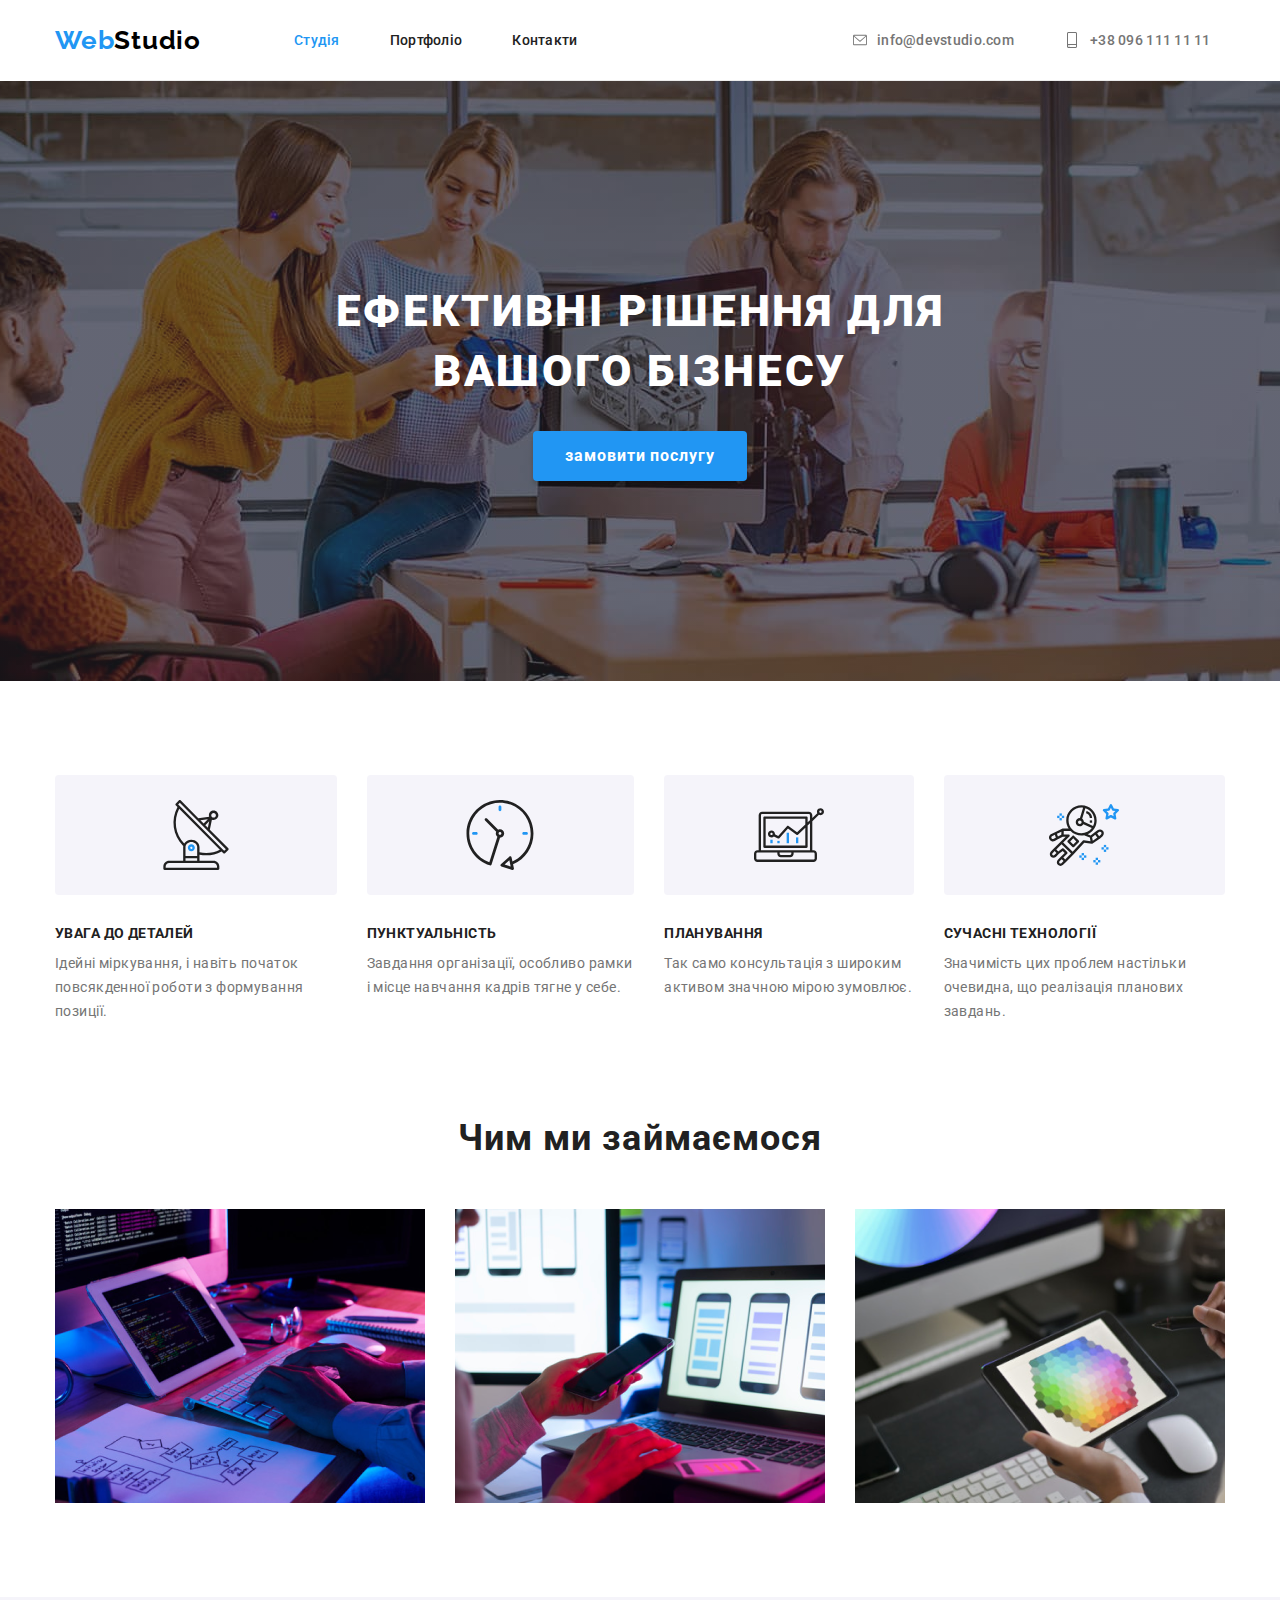
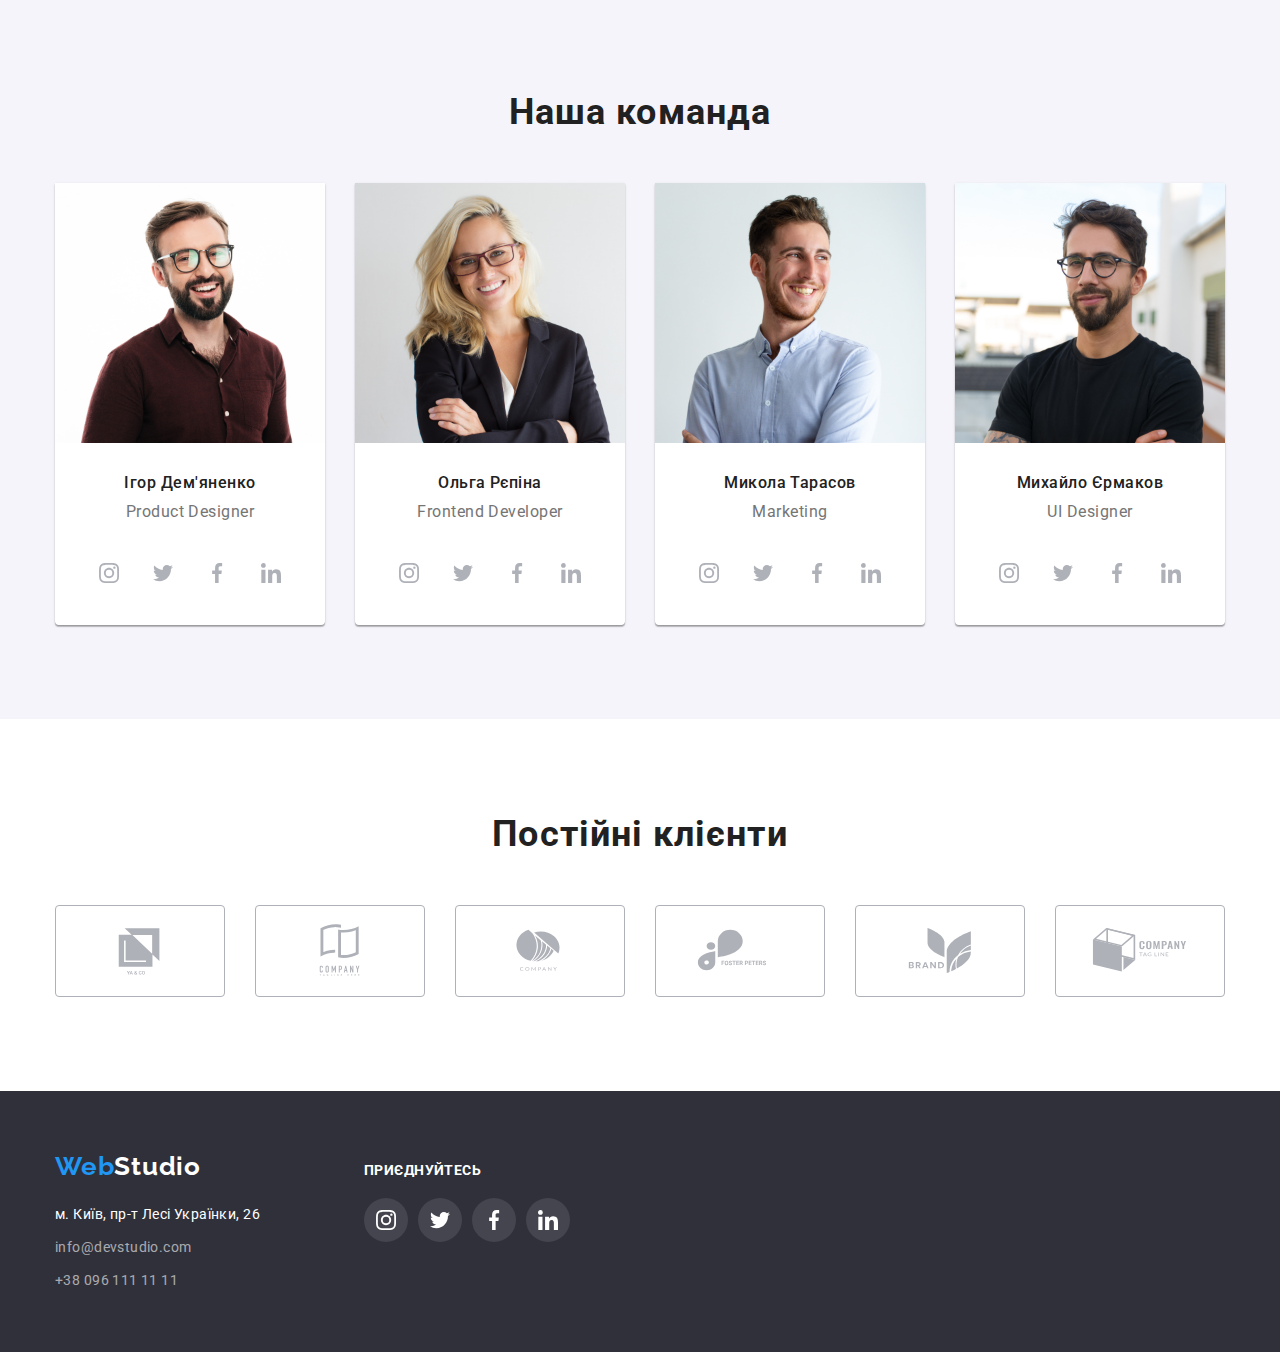
<file: index.html>
<!DOCTYPE html>
<html lang="uk">
  <head>
    <meta charset="UTF-8" />
    <meta http-equiv="X-UA-Compatible" content="IE=edge" />
    <meta name="viewport" content="width=device-width, initial-scale=1.0" />
    <title>Студія (GMH-03-02)</title>
    <!-- Fonts -->
    <link rel="preconnect" href="https://fonts.googleapis.com" />
    <link rel="preconnect" href="https://fonts.gstatic.com" crossorigin />
    <link
      href="https://fonts.googleapis.com/css2?family=Raleway:wght@700&family=Roboto:wght@400;500;700;900&display=swap"
      rel="stylesheet"
    />
    <!-- Styles -->
    <link
      rel="stylesheet"
      href="https://cdnjs.cloudflare.com/ajax/libs/modern-normalize/1.1.0/modern-normalize.min.css"
    />
    <link rel="stylesheet" href="css/styles.css" />
  </head>
  <body class="page">
    <header>
      <div class="header contaner">
        <nav class="main-nav">
          <a class="logo" href=""> <span class="logo-txt">Web</span>Studio </a>
          <ul class="header-list">
            <li class="list-item"><a class="link current" href="">Студія</a></li>
            <li class="list-item"><a class="link" href="./portfolio.html">Портфоліо</a></li>
            <li class="list-item"><a class="link" href="">Контакти</a></li>
          </ul>
        </nav>
        <div class="group">
          <a class="group__link link" href="mailto:info@devstudio.com">
            <svg class="group__link-icon" width="32" height="32">
              <use href="./images/icons.svg#mail-hover"></use>
            </svg>
            info@devstudio.com</a
          >
          <a class="group__link link" href="tel:+380961111111">
            <svg class="group__link-icon" width="16" height="32">
              <use href="./images/icons.svg#smartphone"></use>
            </svg>
            +38 096 111 11 11</a
          >
        </div>
      </div>
    </header>
    <!-- main -->
    <main>
      <!-- hero -->
      <section class="hero">
        <h1 class="hero-title">ЕФЕКТИВНІ РІШЕННЯ ДЛЯ ВАШОГО БІЗНЕСУ</h1>
        <button class="hero-btn" type="button">замовити послугу</button>
      </section>
      <section class="section">
        <div class="contaner">
          <h2 class="visually-hidden">Чому обирають нашу компанію</h2>
          <ul class="first-list list">
            <li class="first-list-item icon-antenna">
              <h3 class="title-three-in-benefits">УВАГА ДО ДЕТАЛЕЙ</h3>
              <p class="main-par-in-benefits">
                Ідейні міркування, і навіть початок повсякденної роботи з формування позиції.
              </p>
            </li>
            <li class="first-list-item icon-clock">
              <h3 class="title-three-in-benefits">ПУНКТУАЛЬНІСТЬ</h3>
              <p class="main-par-in-benefits">
                Завдання організації, особливо рамки і місце навчання кадрів тягне у себе.
              </p>
            </li>
            <li class="first-list-item icon-diagram">
              <h3 class="title-three-in-benefits">ПЛАНУВАННЯ</h3>
              <p class="main-par-in-benefits">
                Так само консультація з широким активом значною мірою зумовлює.
              </p>
            </li>
            <li class="first-list-item icon-astronaut">
              <h3 class="title-three-in-benefits">СУЧАСНІ ТЕХНОЛОГІЇ</h3>
              <p class="main-par-in-benefits">
                Значимість цих проблем настільки очевидна, що реалізація планових завдань.
              </p>
            </li>
          </ul>
        </div>
      </section>
      <section class="our-projects section">
        <div class="contaner">
          <h2 class="title-two-in">Чим ми займаємося</h2>
          <ul class="second-list list">
            <li><img src="./images/block1/img1.png" alt="photo" width="370" /></li>
            <li><img src="./images/block1/img2.png" alt="photo" width="370" /></li>
            <li><img src="./images/block1/img3.png" alt="photo" width="370" /></li>
          </ul>
        </div>
      </section>

      <section class="our-team section">
        <div class="contaner">
          <h2 class="title-two-in">Наша команда</h2>
          <ul class="third-list list">
            <li class="list-shadow">
              <img src="./images/block2/Igor.png" alt="photo_Igor" width="270" />
              <div class="third-list__box">
                <h3 class="title-three-in-our">Ігор Дем'яненко</h3>
                <p class="main-par-in-our">Product Designer</p>
              </div>
              <ul class="our-team__icons list">
                <li>
                  <a
                    class="socile-link"
                    href="https://www.instagram.com/"
                    target="_blank"
                    rel="noreferrer noopern"
                  >
                    <svg class="our-team-icon" width="20" height="20">
                      <use href="./images/icons.svg#instagram"></use>
                    </svg>
                  </a>
                </li>
                <li>
                  <a
                    class="socile-link"
                    href="https://twitter.com/"
                    target="_blank"
                    rel="noreferrer noopern"
                  >
                    <svg class="our-team-icon" width="20" height="20">
                      <use href="./images/icons.svg#twitter"></use>
                    </svg>
                  </a>
                </li>
                <li>
                  <a
                    class="socile-link"
                    href="https://www.facebook.com/"
                    target="_blank"
                    rel="noreferrer noopern"
                  >
                    <svg class="our-team-icon" width="20" height="20">
                      <use href="./images/icons.svg#facebook"></use>
                    </svg>
                  </a>
                </li>
                <li>
                  <a
                    class="socile-link"
                    href="https://ua.linkedin.com/"
                    target="_blank"
                    rel="noreferrer noopern"
                  >
                    <svg class="our-team-icon" width="20" height="20">
                      <use href="./images/icons.svg#linkedin"></use>
                    </svg>
                  </a>
                </li>
              </ul>
            </li>
            <li class="list-shadow">
              <img src="./images/block2/Olga.png" alt="photo_Olga" width="270" />
              <div class="third-list__box">
                <h3 class="title-three-in-our">Ольга Рєпіна</h3>
                <p class="main-par-in-our">Frontend Developer</p>
              </div>
              <ul class="our-team__icons list">
                <li>
                  <a
                    class="socile-link"
                    href="https://www.instagram.com/"
                    target="_blank"
                    rel="noreferrer noopern"
                  >
                    <svg class="our-team-icon" width="20" height="20">
                      <use href="./images/icons.svg#instagram"></use>
                    </svg>
                  </a>
                </li>
                <li>
                  <a
                    class="socile-link"
                    href="https://twitter.com/"
                    target="_blank"
                    rel="noreferrer noopern"
                  >
                    <svg class="our-team-icon" width="20" height="20">
                      <use href="./images/icons.svg#twitter"></use>
                    </svg>
                  </a>
                </li>
                <li>
                  <a
                    class="socile-link"
                    href="https://www.facebook.com/"
                    target="_blank"
                    rel="noreferrer noopern"
                  >
                    <svg class="our-team-icon" width="20" height="20">
                      <use href="./images/icons.svg#facebook"></use>
                    </svg>
                  </a>
                </li>
                <li>
                  <a
                    class="socile-link"
                    href="https://ua.linkedin.com/"
                    target="_blank"
                    rel="noreferrer noopern"
                  >
                    <svg class="our-team-icon" width="20" height="20">
                      <use href="./images/icons.svg#linkedin"></use>
                    </svg>
                  </a>
                </li>
              </ul>
            </li>
            <li class="list-shadow">
              <img src="./images/block2/Mykola.png" alt="photo_Mikola" width="270" />
              <div class="third-list__box">
                <h3 class="title-three-in-our">Микола Тарасов</h3>
                <p class="main-par-in-our">Marketing</p>
              </div>
              <ul class="our-team__icons list">
                <li>
                  <a
                    class="socile-link"
                    href="https://www.instagram.com/"
                    target="_blank"
                    rel="noreferrer noopern"
                  >
                    <svg class="our-team-icon" width="20" height="20">
                      <use href="./images/icons.svg#instagram"></use>
                    </svg>
                  </a>
                </li>
                <li>
                  <a
                    class="socile-link"
                    href="https://twitter.com/"
                    target="_blank"
                    rel="noreferrer noopern"
                  >
                    <svg class="our-team-icon" width="20" height="20">
                      <use href="./images/icons.svg#twitter"></use>
                    </svg>
                  </a>
                </li>
                <li>
                  <a
                    class="socile-link"
                    href="https://www.facebook.com/"
                    target="_blank"
                    rel="noreferrer noopern"
                  >
                    <svg class="our-team-icon" width="20" height="20">
                      <use href="./images/icons.svg#facebook"></use>
                    </svg>
                  </a>
                </li>
                <li>
                  <a
                    class="socile-link"
                    href="https://ua.linkedin.com/"
                    target="_blank"
                    rel="noreferrer noopern"
                  >
                    <svg class="our-team-icon" width="20" height="20">
                      <use href="./images/icons.svg#linkedin"></use>
                    </svg>
                  </a>
                </li>
              </ul>
            </li>
            <li class="list-shadow">
              <img src="./images/block2/Myhail.png" alt="photo_Myhail" width="270" />
              <div class="third-list__box">
                <h3 class="title-three-in-our">Михайло Єрмаков</h3>
                <p class="main-par-in-our">UI Designer</p>
              </div>
              <ul class="our-team__icons list">
                <li>
                  <a
                    class="socile-link"
                    href="https://www.instagram.com/"
                    target="_blank"
                    rel="noreferrer noopern"
                  >
                    <svg class="our-team-icon" width="20" height="20">
                      <use href="./images/icons.svg#instagram"></use>
                    </svg>
                  </a>
                </li>
                <li>
                  <a
                    class="socile-link"
                    href="https://twitter.com/"
                    target="_blank"
                    rel="noreferrer noopern"
                  >
                    <svg class="our-team-icon" width="20" height="20">
                      <use href="./images/icons.svg#twitter"></use>
                    </svg>
                  </a>
                </li>
                <li>
                  <a
                    class="socile-link"
                    href="https://www.facebook.com/"
                    target="_blank"
                    rel="noreferrer noopern"
                  >
                    <svg class="our-team-icon" width="20" height="20">
                      <use href="./images/icons.svg#facebook"></use>
                    </svg>
                  </a>
                </li>
                <li>
                  <a
                    class="socile-link"
                    href="https://ua.linkedin.com/"
                    target="_blank"
                    rel="noreferrer noopern"
                  >
                    <svg class="our-team-icon" width="20" height="20">
                      <use href="./images/icons.svg#linkedin"></use>
                    </svg>
                  </a>
                </li>
              </ul>
            </li>
          </ul>
        </div>
      </section>
      <section class="customers section">
        <div class="contaner">
          <h2 class="customers-title">Постійні клієнти</h2>
          <ul class="customers-list list">
            <li class="customers-list-item">
              <a class="customers-link" href="" target="_blank" rel="">
                <svg class="customers-logo">
                  <use href="./images/icons-2.svg#Logo-1"></use>
                </svg>
              </a>
            </li>
            <li>
              <a class="customers-link" href="" target="_blank" rel="">
                <svg class="customers-logo">
                  <use href="./images/icons-2.svg#Logo-2"></use>
                </svg>
              </a>
            </li>
            <li>
              <a class="customers-link" href="" target="_blank" rel="">
                <svg class="customers-logo">
                  <use href="./images/icons-2.svg#Logo-3"></use>
                </svg>
              </a>
            </li>
            <li>
              <a class="customers-link" href="" target="_blank" rel="">
                <svg class="customers-logo">
                  <use href="./images/icons-2.svg#Logo-4"></use>
                </svg>
              </a>
            </li>
            <li>
              <a class="customers-link" href="" target="_blank" rel="">
                <svg class="customers-logo">
                  <use href="./images/icons-2.svg#Logo-5"></use>
                </svg>
              </a>
            </li>
            <li>
              <a class="customers-link" href="" target="_blank" rel="">
                <svg class="customers-logo">
                  <use href="./images/icons-2.svg#Logo-6"></use>
                </svg>
              </a>
            </li>
          </ul>
        </div>
      </section>
    </main>
    <footer class="footer">
      <div class="footer__box contaner">
        <div class="footer__box-address">
          <a class="logo logo-footer" href=""> <span class="logo-txt">Web</span>Studio </a>
          <address class="address">
            <p class="par-footer"><a class="link" href="">м. Київ, пр-т Лесі Українки, 26</a></p>
            <ul class="footer-list list">
              <li class="footer-list-item">
                <a class="footer-link" href="mailto:info@devstudio.com">info@devstudio.com</a>
              </li>
              <li class="list-item">
                <a class="footer-link" href="tel:+380961111111">+38 096 111 11 11</a>
              </li>
            </ul>
          </address>
        </div>
        <div class="footer-box">
          <p class="footer-par">приєднуйтесь</p>
          <ul class="footer-list__icons list">
            <li>
              <a
                class="footer-link__icons"
                href="https://www.instagram.com/"
                target="_blank"
                rel="noreferrer noopern"
              >
                <svg class="footer-icons" width="20" height="20">
                  <use href="./images/icons.svg#instagram"></use>
                </svg>
              </a>
            </li>
            <li>
              <a
                class="footer-link__icons"
                href="https://twitter.com/"
                target="_blank"
                rel="noreferrer noopern"
              >
                <svg class="footer-icons" width="20" height="20">
                  <use href="./images/icons.svg#twitter"></use>
                </svg>
              </a>
            </li>
            <li>
              <a
                class="footer-link__icons"
                href="https://www.facebook.com/"
                target="_blank"
                rel="noreferrer noopern"
              >
                <svg class="footer-icons" width="20" height="20">
                  <use href="./images/icons.svg#facebook"></use>
                </svg>
              </a>
            </li>
            <li>
              <a
                class="footer-link__icons"
                href="https://ua.linkedin.com/"
                target="_blank"
                rel="noreferrer noopern"
              >
                <svg class="footer-icons" width="20" height="20">
                  <use href="./images/icons.svg#linkedin"></use>
                </svg>
              </a>
            </li>
          </ul>
        </div>
      </div>
    </footer>
  </body>
</html>
</file>
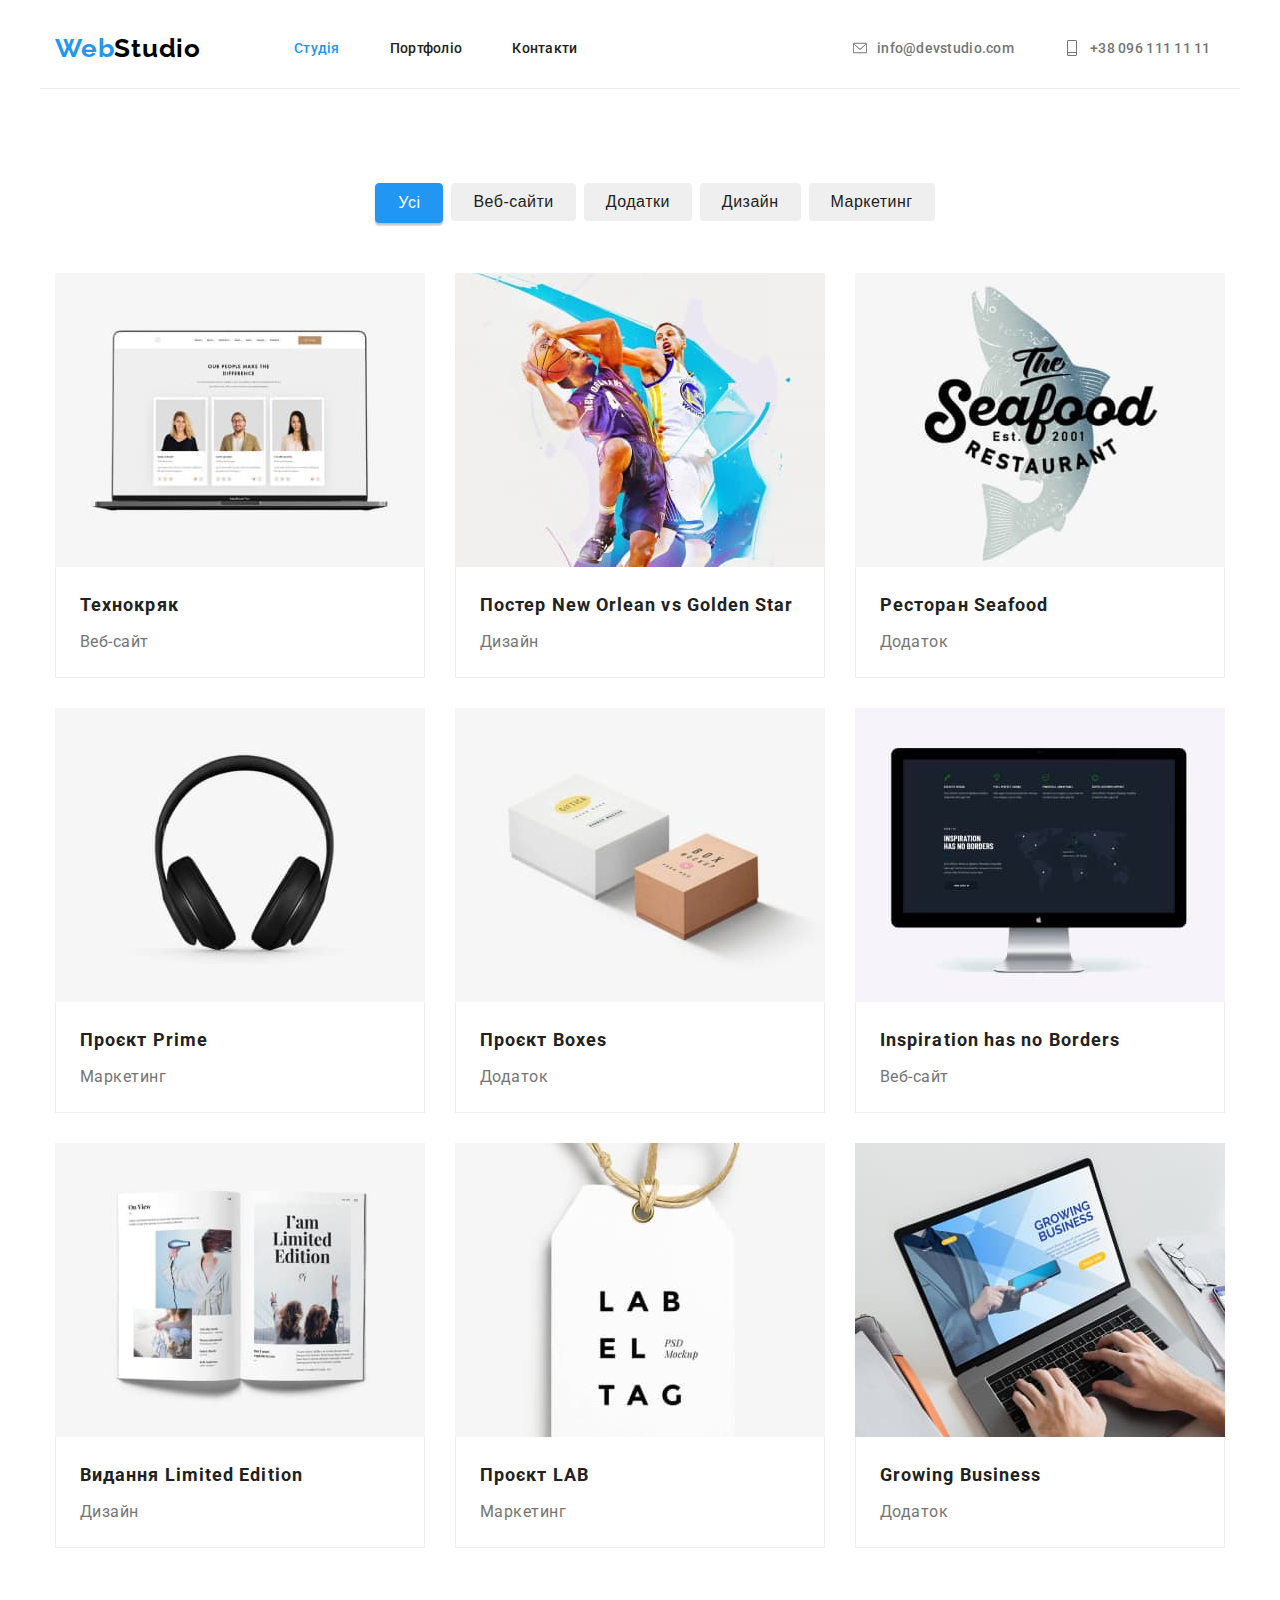
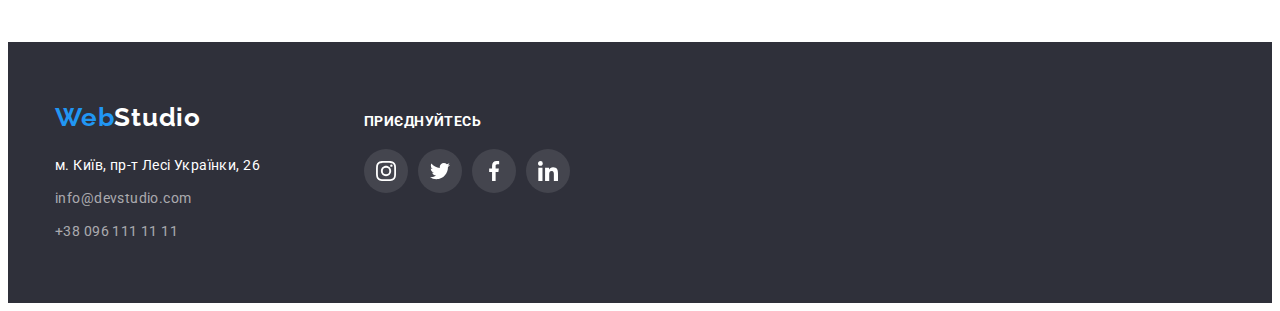
<file: portfolio.html>
<!DOCTYPE html>
<html lang="uk">
  <head>
    <meta charset="UTF-8" />
    <meta http-equiv="X-UA-Compatible" content="IE=edge" />
    <meta name="viewport" content="width=device-width, initial-scale=1.0" />
    <title>Портфоліо (GMH-03-02)</title>
    <!-- Fonts -->
    <link rel="preconnect" href="https://fonts.googleapis.com" />
    <link rel="preconnect" href="https://fonts.gstatic.com" crossorigin />
    <link
      href="https://fonts.googleapis.com/css2?family=Raleway:wght@700&family=Roboto:wght@400;500;700;900&display=swap"
      rel="stylesheet"
    />
    <!-- Moder-normalize -->
    <link
      rel="stylesheet"
      href="https://cdnjs.cloudflare.com/ajax/libs/modern-normalize/1.1.0/modern-normalize.min.css"
      integrity="sha512-wpPYUAdjBVSE4KJnH1VR1HeZfpl1ub8YT/NKx4PuQ5NmX2tKuGu6U/JRp5y+Y8XG2tV+wKQpNHVUX03MfMFn9Q=="
      crossorigin="anonymous"
      referrerpolicy="no-referrer"
    />
    <!-- Styles -->
    <link rel="stylesheet" href="css/styles.css" />
  </head>
  <body class="page">
    <header>
      <div class="header contaner">
        <nav class="main-nav">
          <a class="logo" href=""> <span class="logo-txt">Web</span>Studio </a>
          <ul class="header-list">
            <li class="list-item"><a class="link current" href="">Студія</a></li>
            <li class="list-item"><a class="link" href="./portfolio.html">Портфоліо</a></li>
            <li class="list-item"><a class="link" href="">Контакти</a></li>
          </ul>
        </nav>
        <div class="group">
          <a class="group__link link" href="mailto:info@devstudio.com">
            <svg class="group__link-icon" width="32" height="32">
              <use href="./images/icons.svg#mail-hover"></use>
            </svg>
            info@devstudio.com</a
          >
          <a class="group__link link" href="tel:+380961111111">
            <svg class="group__link-icon" width="16" height="32">
              <use href="./images/icons.svg#smartphone"></use>
            </svg>
            +38 096 111 11 11</a
          >
        </div>
      </div>
    </header>
    <!-- main -->
    <main>
      <div class="contaner">
        <section class="portfolio-page section">
          <h1 class="visually-hidden">Список проектов</h1>
          <div class="contaner">
            <ul class="list-btn-portfolio list">
              <li class="list-item">
                <button class="list-item-btn current-btn" type="button">Усі</button>
              </li>
              <li class="list-item">
                <button class="list-item-btn" type="button">Веб-сайти</button>
              </li>
              <li class="list-item">
                <button class="list-item-btn" type="button">Додатки</button>
              </li>
              <li class="list-item">
                <button class="list-item-btn" type="button">Дизайн</button>
              </li>
              <li class="list-item">
                <button class="list-item-btn" type="button">Маркетинг</button>
              </li>
            </ul>
          </div>
          <ul class="projects-list list">
            <li class="list-item">
              <a class="projects-link link" href="">
                <img src="./images/block3/tehnokriac370.jpg" alt="Веб-сайт" width="370" />
                <div class="list-box-projects">
                  <h2 class="title-two-portfolio">Технокряк</h2>
                  <p class="main-par-portfolio">Веб-сайт</p>
                </div>
              </a>
            </li>
            <li class="list-item">
              <a class="projects-link link" href="">
                <img src="./images/block3/poster370.jpg" alt="Постер" width="370" />
                <div class="list-box-projects">
                  <h2 class="title-two-portfolio">Постер New Orlean vs Golden Star</h2>
                  <p class="main-par-portfolio">Дизайн</p>
                </div>
              </a>
            </li>
            <li class="list-item">
              <a class="projects-link link" href="">
                <img src="./images/block3/restaurant_seefood.jpg" alt="Ресторан" width="370" />
                <div class="list-box-projects">
                  <h2 class="title-two-portfolio">Ресторан Seafood</h2>
                  <p class="main-par-portfolio">Додаток</p>
                </div>
              </a>
            </li>
            <li class="list-item">
              <a class="projects-link link" href="">
                <img src="./images/block3/progect_prime.jpg" alt="Проект" width="370" />
                <div class="list-box-projects">
                  <h2 class="title-two-portfolio">Проєкт Prime</h2>
                  <p class="main-par-portfolio">Маркетинг</p>
                </div>
              </a>
            </li>
            <li class="list-item">
              <a class="projects-link link" href="">
                <img src="./images/block3/progect_boxes.jpg" alt="Проект" width="370" />
                <div class="list-box-projects">
                  <h2 class="title-two-portfolio">Проєкт Boxes</h2>
                  <p class="main-par-portfolio">Додаток</p>
                </div>
              </a>
            </li>
            <li class="list-item">
              <a class="projects-link link" href="">
                <img src="./images/block3/Inspiration.jpg" alt="веб-сайт" width="370" />
                <div class="list-box-projects">
                  <h2 class="title-two-portfolio">Inspiration has no Borders</h2>
                  <p class="main-par-portfolio">Веб-сайт</p>
                </div>
              </a>
            </li>
            <li class="list-item">
              <a class="projects-link link" href="">
                <img src="./images/block3/3/edition.jpg" alt="дизайн" width="370" />
                <div class="list-box-projects">
                  <h2 class="title-two-portfolio">Видання Limited Edition</h2>
                  <p class="main-par-portfolio">Дизайн</p>
                </div>
              </a>
            </li>
            <li class="list-item">
              <a class="projects-link link" href="">
                <img src="./images/block3/3/project_LAB.jpg" alt="маркетинг" width="370" />
                <div class="list-box-projects">
                  <h2 class="title-two-portfolio">Проєкт LAB</h2>
                  <p class="main-par-portfolio">Маркетинг</p>
                </div>
              </a>
            </li>
            <li class="list-item">
              <a class="projects-link link" href="">
                <img src="./images/block3/3/addition.jpg" alt="додаток" width="370" />
                <div class="list-box-projects">
                  <h2 class="title-two-portfolio">Growing Business</h2>
                  <p class="main-par-portfolio">Додаток</p>
                </div>
              </a>
            </li>
          </ul>
        </section>
      </div>
    </main>
    <footer class="footer">
      <div class="footer__box contaner">
        <div class="footer__box-address">
          <a class="logo logo-footer" href=""> <span class="logo-txt">Web</span>Studio </a>
          <address class="address">
            <p class="par-footer"><a class="link" href="">м. Київ, пр-т Лесі Українки, 26</a></p>
            <ul class="footer-list list">
              <li class="footer-list-item">
                <a class="footer-link" href="mailto:info@devstudio.com">info@devstudio.com</a>
              </li>
              <li class="list-item">
                <a class="footer-link" href="tel:+380961111111">+38 096 111 11 11</a>
              </li>
            </ul>
          </address>
        </div>
        <div class="footer-box">
          <p class="footer-par">приєднуйтесь</p>
          <ul class="footer-list__icons list">
            <li>
              <a
                class="footer-link__icons"
                href="https://www.instagram.com/"
                target="_blank"
                rel="noreferrer noopern"
              >
                <svg class="footer-icons" width="20" height="20">
                  <use href="./images/icons.svg#instagram"></use>
                </svg>
              </a>
            </li>
            <li>
              <a
                class="footer-link__icons"
                href="https://twitter.com/"
                target="_blank"
                rel="noreferrer noopern"
              >
                <svg class="footer-icons" width="20" height="20">
                  <use href="./images/icons.svg#twitter"></use>
                </svg>
              </a>
            </li>
            <li>
              <a
                class="footer-link__icons"
                href="https://www.facebook.com/"
                target="_blank"
                rel="noreferrer noopern"
              >
                <svg class="footer-icons" width="20" height="20">
                  <use href="./images/icons.svg#facebook"></use>
                </svg>
              </a>
            </li>
            <li>
              <a
                class="footer-link__icons"
                href="https://ua.linkedin.com/"
                target="_blank"
                rel="noreferrer noopern"
              >
                <svg class="footer-icons" width="20" height="20">
                  <use href="./images/icons.svg#linkedin"></use>
                </svg>
              </a>
            </li>
          </ul>
        </div>
      </div>
    </footer>
  </body>
</html>
</file>
<file: css/styles.css>
html {
    box-sizing: border-box;
}

:root {
/* Fonts */
--main-font: "Roboto", sans-serif;
/* --secondary-font: "Raleway Bold", sans-serif; */
/* Text colors */
--main-txt-cl: #212121;
--par-txt-cl: #757575;
--light-txt-cl: #ffffff;
--accent-txt-cl: #2196F3;
--black-txt-logo: #000000;
--blue-txt-logo: #2196F3;
--active-txt: #2196F3;
/* Background colors */
--accent-bg-cl: #2196F3;
--other-bg-cl: #2F303A;
--btn-bg-cl: #F5F4FA;
--icons-bg-cl: #F5F5F5;
/* Other */
--other-color-wight: #FFFFFF;
/* Icons */
--color-icon: #AFB1B8;
--hover-icon: #2196F3;
}

*,
*::before,
*::after {
    box-sizing: inherit;
}

/* reset */

h1,
h2,
h3,
h4,
h5,
h6,
p {
    margin: 0;
}

img {
    display: block;
}

.visually-hidden {
    position: absolute;
    width: 1px;
    height: 1px;
    margin: -1px;
    border: 0;
    padding: 0;
    white-space: nowrap;
    clip-path: inset(100%);
    clip: rect(0 0 0 0);
    overflow: hidden;
}

.page {    
    font-family: var(--main-font);
    font-size: 14px;
    color: var(--main-txt-cl);

    letter-spacing: 0.03em;

}

.section {
    padding-top: 94px;
    padding-bottom: 94px;
}

.link {
    text-decoration: none;
    color: var(--main-txt-cl);    
}

.link.current {
    color: var(--accent-bg-cl);
}

.list,
.header-list{
    list-style: none;
    padding: 0;
    margin: 0;
}

.header {
    display: flex;
    align-items: center;
    background-color: var(--other-color-wight);
    font-weight: 500;
    line-height: calc(16 / 14);
    border-bottom: 1px solid rgba(236, 236, 236, 1);

    letter-spacing: 0.02em;

    color: var(--main-txt-cl);
}

.main-nav {
    display: flex;
    align-items: center;
}

.logo {
    font-family: 'Raleway';
    text-decoration: none;
    font-size: 26px;
    font-weight: 700;
    line-height: calc(31 / 26);
    margin-right: 93px;

    letter-spacing: 0.03em;

    color: var(--black-txt-logo);
}

.logo-txt {
    color: var(--blue-txt-logo);
}

.header-list {
    display: flex;
}

.header-list .list-item {
    margin-right: 50px;
    margin-left: auto;
}

.header-list .link {
    display: block;
    padding-top: 32px;
    padding-bottom: 32px;
}

.header-list .list-item:last-child {
    margin-right: 0;
}

.list-btn-portfolio {
    display: flex; 
    justify-content: center;
    gap: 8px;
    margin-bottom: 50px;
}

.list-item-btn {
    /* button */
    border: none;
    border-radius: 4px;
    
    /* button-text */
    font-style: normal;
    font-weight: 500;
    font-size: 16px;
    line-height: calc(26 / 16);
    text-align: center;
    padding: 6px 22px;

    letter-spacing: 0.03em;

    color: var(--main-txt-cl);
}

.list-item-btn.current-btn {
    background: var(--accent-bg-cl);
    border: 1px solid var(--accent-bg-cl);
    box-shadow: 0px 3px 1px rgba(0, 0, 0, 0.1), 0px 1px 2px rgba(0, 0, 0, 0.08), 0px 2px 2px rgba(0, 0, 0, 0.12);
    border-radius: 4px;

    color: var(--other-color-wight);
}

.list-item-btn:hover,
.list-item-btn:focus {
    color: var(--light-txt-cl);
    background-color: var(--accent-bg-cl);
    box-shadow: 0px 3px 1px rgba(0, 0, 0, 0.1), 0px 1px 2px rgba(0, 0, 0, 0.08), 0px 2px 2px rgba(0, 0, 0, 0.12);
}

.projects-list {
    display: flex;
    flex-wrap: wrap;
    gap: 30px;
}

.projects-link {
    display: flex;
    flex-direction: column;
}

.projects-link:hover,
.projects-link:focus {
    box-shadow: 0px 1px 1px rgba(0, 0, 0, 0.12), 0px 4px 4px rgba(0, 0, 0, 0.06), 1px 4px 6px rgba(0, 0, 0, 0.16);
}

.contaner {
    margin-left: auto;
    margin-right: auto;
    width: 1200px;
    padding-left: 15px;
    padding-right: 15px;
}

.group {
    display: flex;
    margin-left: auto;
}

.group > .link {
    display: flex;
    text-decoration: none;
    font-style: normal;
    font-weight: 500;
    line-height: calc(16 / 14);
    align-items: center;

    letter-spacing: 0.02em;

    color: var(--par-txt-cl);
}

.group .link + .link {
    margin-left: 50px;
}

.link:hover,
.link:focus {
    color: var(--accent-txt-cl);
}

.group__link {
    display: flex;
    width: 161px;
    height: 16px;
}

.group__link-icon {
    fill: currentColor;
    margin-right: 10px;
}

.hero {
    max-width: 1600px;
    text-align: center;
    height: 600px;
    background-image: linear-gradient(
        to right, 
        rgba(47, 48, 58, 0.4), 
        rgba(47, 48, 58, 0.4) 
        ), url(../images/block4/Hero.jpg);
    background-repeat: no-repeat;
    background-position: center;
    background-size: cover;
    background-color: var(--other-bg-cl);
    padding-top: 200px;
    padding-bottom: 200px;
    margin-left: auto;
    margin-right: auto;
}

.hero-title {
    display: block;
    width: 696px;
    margin-left: auto;
    margin-right: auto;
    margin-bottom: 30px;
    padding: 0;

    font-style: normal;
    font-weight: 900;
    font-size: 44px;
    line-height: calc(60 / 44);
    

    text-align: center;
    letter-spacing: 0.06em;
    text-transform: uppercase;
        
    color: var(--other-color-wight);
}

.hero-btn {
    /* button */
    background:var(--accent-bg-cl);
    box-shadow: 0px 4px 4px rgba(0, 0, 0, 0.15);
    border-radius: 4px;
    border: 0;
    
    /* button-text */    
    font-style: normal;
    font-weight: 700;
    font-size: 16px;
    line-height: calc(30 / 16);
    padding: 10px 32px;

    letter-spacing: 0.06em;

    color: var(--other-color-wight);
}

.first-list {
    display: flex;
    gap: 30px;
}

.first-list-item:before {
    display: block;
    content: "";
    height: 120px;
    background-repeat: no-repeat;
    background-position: center;
    background-color: var(--btn-bg-cl);
    border-radius: 4px;
    margin-bottom: 30px;
}

.icon-antenna::before {
    background-image: url(../images/first-icons/antenna\ 1.svg);
}

.icon-clock::before {
    background-image: url(../images/first-icons/clock\ 1.svg);
}

.icon-diagram::before {
    background-image: url(../images/first-icons/diagram\ 1.svg);
}

.icon-astronaut::before {
    background-image: url(../images/first-icons/astronaut\ 1.svg);
}

.title-three-in-benefits {
    
    font-weight: 700;
    font-size: 14px;
    line-height: 16px;
    margin-bottom: 10px;

    letter-spacing: 0.03em;

    color: var(--main-txt-cl);
}

.second-list {
    display: flex;
    gap: 30px;
}

.third-list {
    display: flex;
    gap: 30px;
}

.list-shadow {
    background-color: var(--other-color-wight);
    box-shadow: 0px 1px 3px rgba(0, 0, 0, 0.12), 0px 1px 1px rgba(0, 0, 0, 0.14), 0px 2px 1px rgba(0, 0, 0, 0.2);
    border-radius: 0px 0px 4px 4px;
}

.our-team {
    background: var(--btn-bg-cl);
}

.our-team__icons {
    display: flex;
    gap: 10px;
    justify-content: center;
    margin-bottom: 30px;
}

.socile-link {
    display: flex;
    align-items: center;
    justify-content: center;

    width: 44px;
    height: 44px;

    color: var(--color-icon);

    border-radius: 50%;
}

.our-team-icon {
fill: currentColor;
}

.socile-link:hover,
.socile-link:focus {
    color: var(--other-color-wight);
    background-color: var(--hover-icon);
}

.our-projects {
    padding-top: 0;
}

.title-two-in {

    font-weight: 700;
    font-size: 36px;
    line-height: calc(42 / 36);
    margin-bottom: 50px;

    text-align: center;
    letter-spacing: 0.03em;

    color: var(--main-txt-cl);
}

.title-three-in-our {
    font-weight: 500;
    font-size: 16px;
    line-height: calc(19 / 16);
    /* margin-top: 30px; */
    margin-bottom: 10px;

    text-align: center;
    letter-spacing: 0.03em;

    color: var(--main-txt-cl);
}

.list-box-projects {
    padding-top: 20px;
    padding-right: 24px;
    padding-bottom: 20px;
    padding-left: 24px;

    border-right: 1px solid rgba(238, 238, 238, 1);
    border-bottom: 1px solid rgba(238, 238, 238, 1);
    border-left: 1px solid rgba(238, 238, 238, 1);
}

.title-two-portfolio {
    font-weight: 700;
    font-size: 18px;
    line-height: calc(36 / 18);
    margin-bottom: 4px;

    letter-spacing: 0.06em;

    color: var(--main-txt-cl);
}

.main-par-in-benefits {
    font-weight: 400;
    font-size: 14px;
    line-height: calc(24 / 14);

    letter-spacing: 0.03em;

    color: var(--par-txt-cl);
}

.third-list__box {
    padding-top: 30px;
    padding-bottom: 30px;
}

.main-par-in-our {
    font-size: 16px;
    line-height: calc(19 / 16);
    /* margin-bottom: 16px; */

    text-align: center;
    letter-spacing: 0.03em;

    color: var(--par-txt-cl);
}

.main-par-portfolio {
    font-weight: 400;
    font-size: 16px;
    line-height: calc(30 / 16);
    
    letter-spacing: 0.03em;
 
    color: var(--par-txt-cl);
}

.customers-title {

    font-weight: 700;
    font-size: 36px;
    line-height: calc(42 / 36);
    margin-bottom: 50px;

    text-align: center;
    letter-spacing: 0.03em;

    color: var(--main-txt-cl);
}

.customers-list {
    display: flex;
    gap: 30px;
}

.customers-link {
    display: flex;
    justify-content: center;
    align-items: center;

    color: var(--color-icon);
    width: 170px;
    height: 92px;

    border: 1px solid rgba(175, 177, 184, 1);
    border-radius: 4px;
}

.customers-logo {
    width: 106px;
    height: 60px;

    fill: currentColor;
    
}

.customers-link:hover,
.customers-link:focus {
    color: var(--accent-bg-cl);
    border: 1px solid var(--accent-bg-cl);
}

.footer {
    padding-top: 60px;
    padding-bottom: 60px;
    background-color: var(--other-bg-cl);
    color: var(--other-color-wight);
}

.footer__box {
    display: flex;
    align-items: baseline;

}

.footer__box-address {
    margin-right: 70px;
}

.logo-footer {
    display: block;
    text-decoration: none;
    color: var(--other-color-wight);
    margin-bottom: 20px;
}

.par-footer .link {
    font-weight: 400;
    font-size: 14px;
    line-height: calc(24 / 14);
    
    letter-spacing: 0.03em;

    color: var(--other-color-wight);
}

.footer-link {
    text-decoration: none;
    font-weight: 400;
    font-size: 14px;
    line-height: calc(24 / 14);

    letter-spacing: 0.03em;

    color: rgba(255, 255, 255, 0.6);
}


.address {
    font-style: normal;
}

.address .par-footer {
    font-style: normal;
    margin-bottom: 9px;
}

.footer-list__icons {
    display: flex;
    gap: 10px;
    justify-content: center;
}

.footer-box {
    align-items: baseline;
}

 .footer-par {
    font-style: normal;
    font-weight: 700;
    font-size: 14px;
    line-height: calc(16 / 14);
    letter-spacing: 0.03em;
    text-transform: uppercase;

    margin-bottom: 20px;

    color: var(--other-color-wight);
 }

.footer-link__icons {
    display: flex;
    align-items: center;
    justify-content: center;

    width: 44px;
    height: 44px;

    color: var(--other-color-wight);
    background-color: rgba(255, 255, 255, 0.1);

    border-radius: 50%;
}

.footer-icons {
    fill: currentColor;
}

.footer-link__icons:hover,
.footer-link__icons:active {
    color: var(--other-color-wight);
    background-color: var(--hover-icon);
}

.footer-list .footer-list-item {
    margin-bottom: 9px;
}

.footer-list .footer-list-item:last-child {
    margin-bottom: 0;
}
</file>
